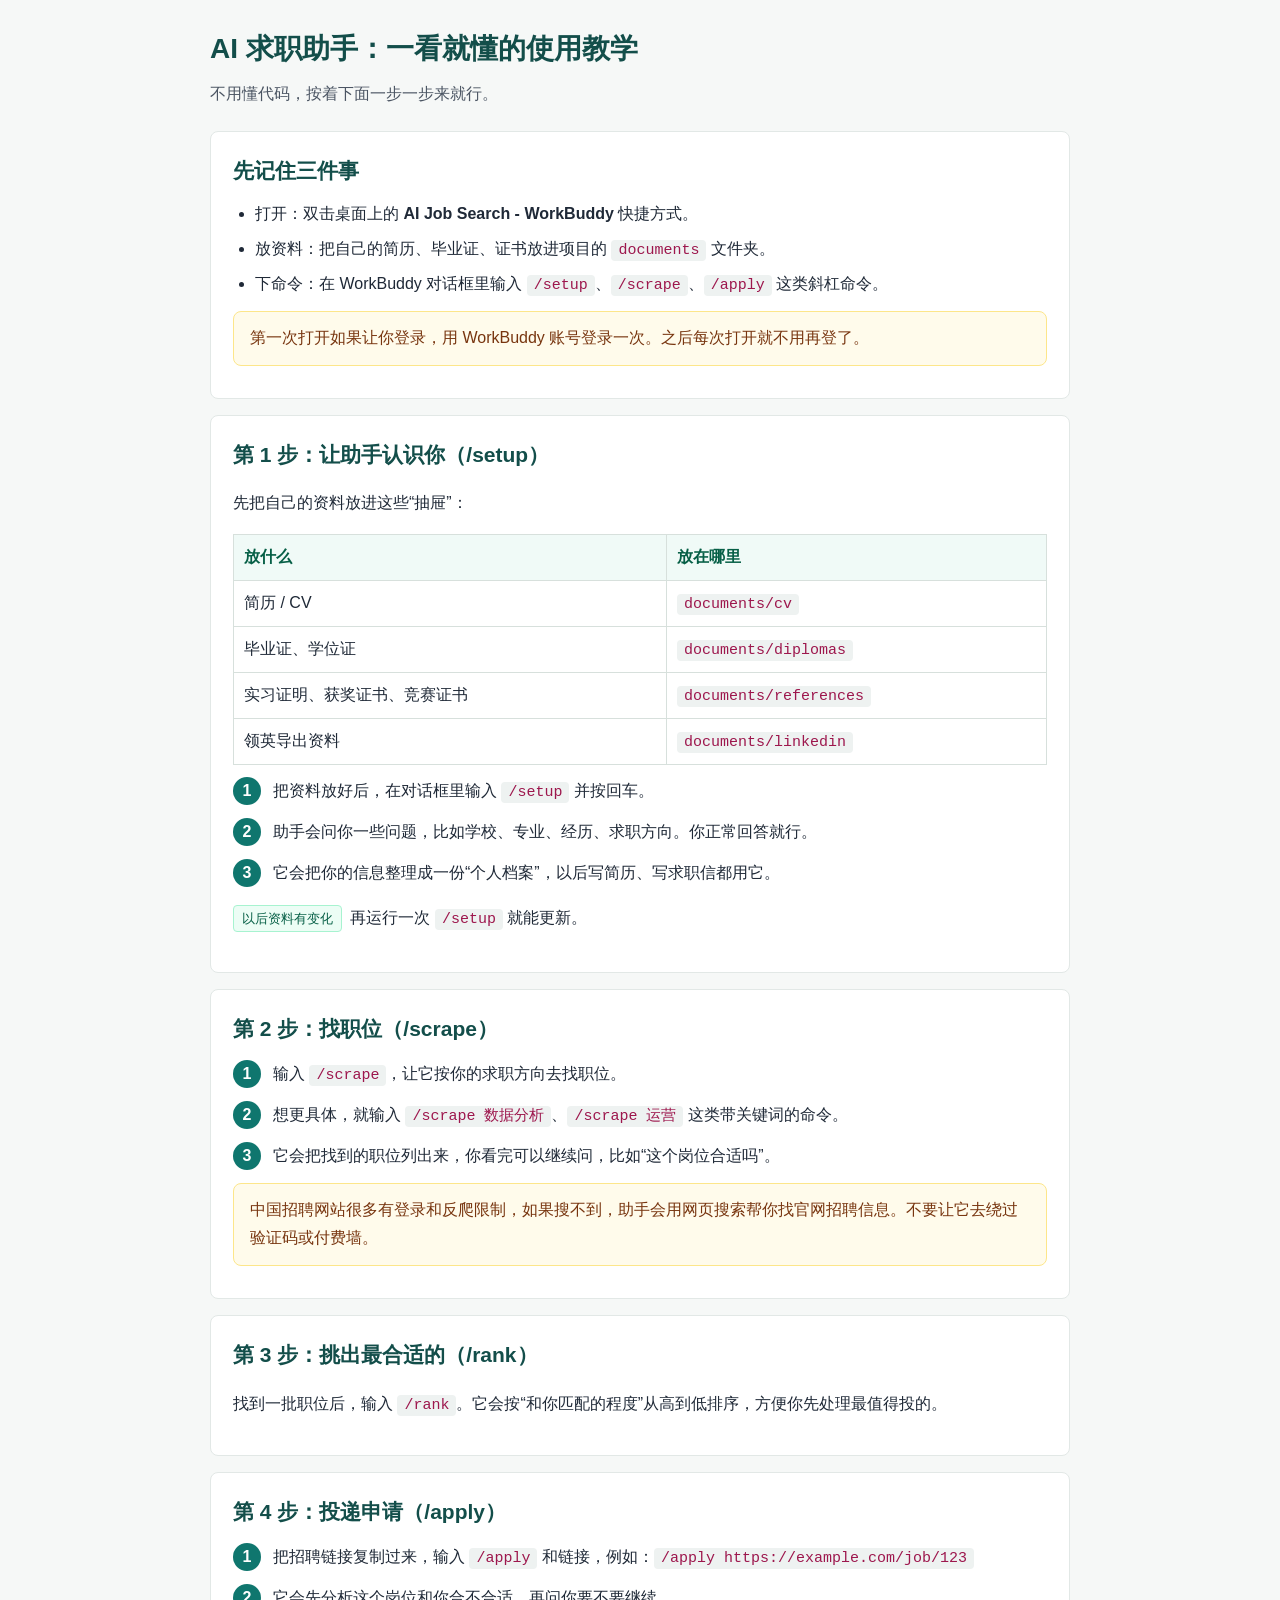
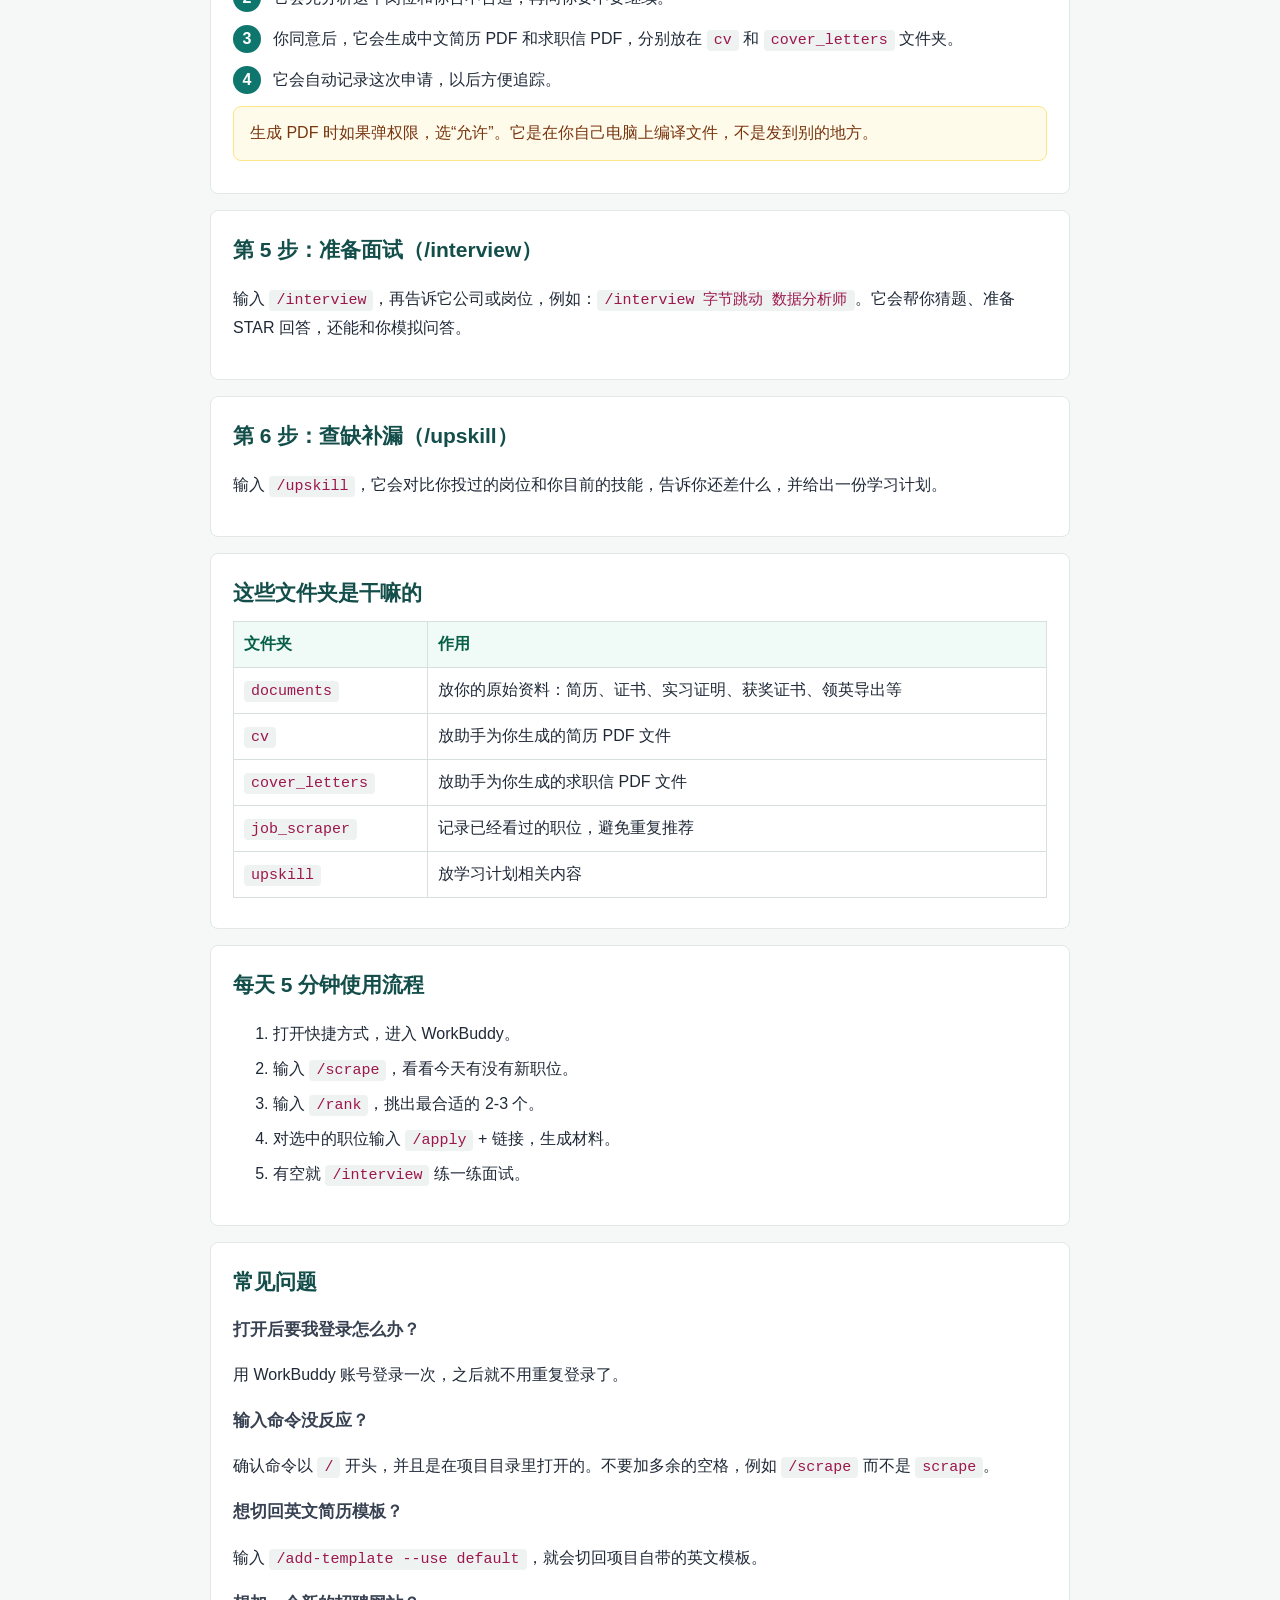
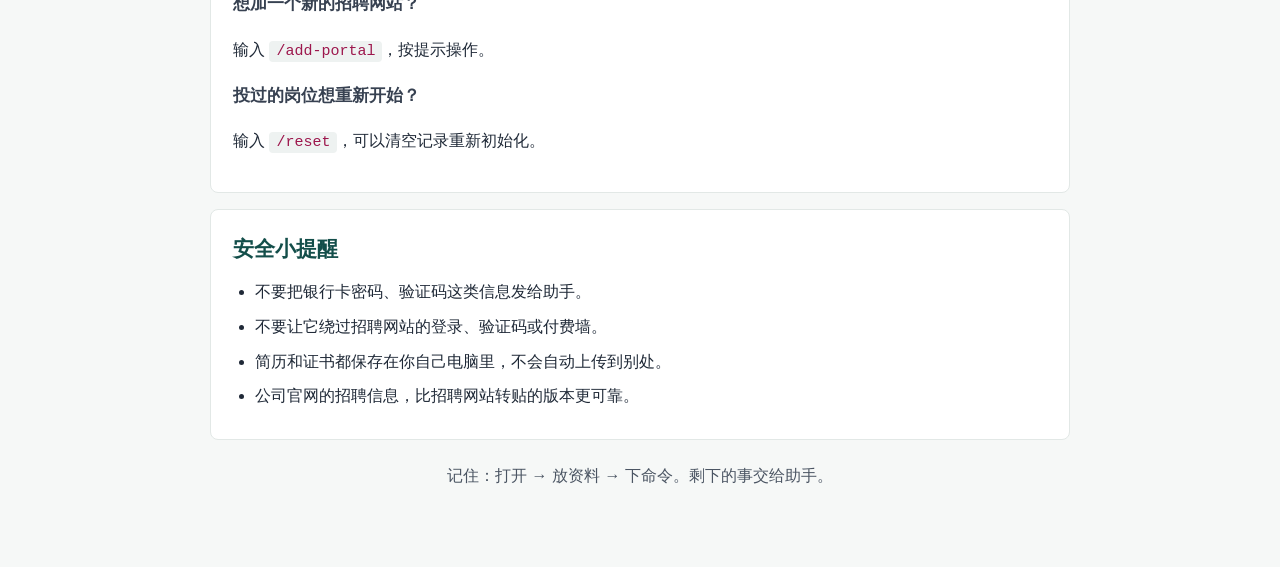
<file: AI求职助手使用教学.html>
<!doctype html>
<html lang="zh-CN">
<head>
  <meta charset="utf-8">
  <meta name="viewport" content="width=device-width, initial-scale=1">
  <title>AI 求职助手使用教学</title>
  <style>
    * { box-sizing: border-box; }
    body {
      margin: 0;
      padding: 24px 16px 60px;
      background: #f6f8f7;
      color: #1f2937;
      font-family: "Microsoft YaHei", "PingFang SC", "Noto Sans CJK SC", sans-serif;
      line-height: 1.8;
    }
    .wrap { max-width: 860px; margin: 0 auto; }
    h1 { font-size: 28px; margin: 0 0 6px; color: #134e4a; }
    .subtitle { margin: 0 0 22px; color: #4b5563; }
    h2 { font-size: 21px; margin: 0 0 10px; color: #134e4a; }
    h3 { font-size: 17px; margin: 14px 0 6px; color: #374151; }
    .panel {
      background: #ffffff;
      border: 1px solid #e2e8e6;
      border-radius: 8px;
      padding: 20px 22px;
      margin: 16px 0;
    }
    code {
      background: #eef2f1;
      color: #9d174d;
      border-radius: 4px;
      padding: 2px 7px;
      font-family: Consolas, "Courier New", monospace;
      font-size: 15px;
    }
    .step {
      display: flex;
      gap: 12px;
      align-items: flex-start;
      margin: 12px 0;
    }
    .step-num {
      flex: 0 0 28px;
      width: 28px;
      height: 28px;
      border-radius: 50%;
      background: #0f766e;
      color: #ffffff;
      text-align: center;
      line-height: 28px;
      font-weight: 700;
    }
    .step-body { min-width: 0; }
    .tag {
      display: inline-block;
      background: #ecfdf5;
      color: #065f46;
      border: 1px solid #a7f3d0;
      border-radius: 4px;
      padding: 1px 8px;
      font-size: 13px;
      margin: 0 4px 4px 0;
    }
    table { border-collapse: collapse; width: 100%; margin: 10px 0; }
    th, td {
      border: 1px solid #d7e0dc;
      padding: 8px 10px;
      text-align: left;
      vertical-align: top;
    }
    th { background: #f0faf7; color: #065f46; }
    .note {
      background: #fffbeb;
      border: 1px solid #fde68a;
      border-radius: 8px;
      padding: 12px 16px;
      margin: 12px 0;
      color: #78350f;
    }
    ul { margin: 8px 0; padding-left: 22px; }
    li { margin: 6px 0; }
    .final { text-align: center; color: #4b5563; margin-top: 22px; }
    @media (max-width: 600px) {
      h1 { font-size: 23px; }
      .panel { padding: 16px; }
      table { font-size: 14px; }
    }
  </style>
</head>
<body>
  <div class="wrap">
    <h1>AI 求职助手：一看就懂的使用教学</h1>
    <p class="subtitle">不用懂代码，按着下面一步一步来就行。</p>

    <div class="panel">
      <h2>先记住三件事</h2>
      <ul>
        <li>打开：双击桌面上的 <strong>AI Job Search - WorkBuddy</strong> 快捷方式。</li>
        <li>放资料：把自己的简历、毕业证、证书放进项目的 <code>documents</code> 文件夹。</li>
        <li>下命令：在 WorkBuddy 对话框里输入 <code>/setup</code>、<code>/scrape</code>、<code>/apply</code> 这类斜杠命令。</li>
      </ul>
      <div class="note">第一次打开如果让你登录，用 WorkBuddy 账号登录一次。之后每次打开就不用再登了。</div>
    </div>

    <div class="panel">
      <h2>第 1 步：让助手认识你（/setup）</h2>
      <p>先把自己的资料放进这些“抽屉”：</p>
      <table>
        <tr><th>放什么</th><th>放在哪里</th></tr>
        <tr><td>简历 / CV</td><td><code>documents/cv</code></td></tr>
        <tr><td>毕业证、学位证</td><td><code>documents/diplomas</code></td></tr>
        <tr><td>实习证明、获奖证书、竞赛证书</td><td><code>documents/references</code></td></tr>
        <tr><td>领英导出资料</td><td><code>documents/linkedin</code></td></tr>
      </table>
      <div class="step"><div class="step-num">1</div><div class="step-body">把资料放好后，在对话框里输入 <code>/setup</code> 并按回车。</div></div>
      <div class="step"><div class="step-num">2</div><div class="step-body">助手会问你一些问题，比如学校、专业、经历、求职方向。你正常回答就行。</div></div>
      <div class="step"><div class="step-num">3</div><div class="step-body">它会把你的信息整理成一份“个人档案”，以后写简历、写求职信都用它。</div></div>
      <p><span class="tag">以后资料有变化</span> 再运行一次 <code>/setup</code> 就能更新。</p>
    </div>

    <div class="panel">
      <h2>第 2 步：找职位（/scrape）</h2>
      <div class="step"><div class="step-num">1</div><div class="step-body">输入 <code>/scrape</code>，让它按你的求职方向去找职位。</div></div>
      <div class="step"><div class="step-num">2</div><div class="step-body">想更具体，就输入 <code>/scrape 数据分析</code>、<code>/scrape 运营</code> 这类带关键词的命令。</div></div>
      <div class="step"><div class="step-num">3</div><div class="step-body">它会把找到的职位列出来，你看完可以继续问，比如“这个岗位合适吗”。</div></div>
      <div class="note">中国招聘网站很多有登录和反爬限制，如果搜不到，助手会用网页搜索帮你找官网招聘信息。不要让它去绕过验证码或付费墙。</div>
    </div>

    <div class="panel">
      <h2>第 3 步：挑出最合适的（/rank）</h2>
      <p>找到一批职位后，输入 <code>/rank</code>。它会按“和你匹配的程度”从高到低排序，方便你先处理最值得投的。</p>
    </div>

    <div class="panel">
      <h2>第 4 步：投递申请（/apply）</h2>
      <div class="step"><div class="step-num">1</div><div class="step-body">把招聘链接复制过来，输入 <code>/apply</code> 和链接，例如：<code>/apply https://example.com/job/123</code></div></div>
      <div class="step"><div class="step-num">2</div><div class="step-body">它会先分析这个岗位和你合不合适，再问你要不要继续。</div></div>
      <div class="step"><div class="step-num">3</div><div class="step-body">你同意后，它会生成中文简历 PDF 和求职信 PDF，分别放在 <code>cv</code> 和 <code>cover_letters</code> 文件夹。</div></div>
      <div class="step"><div class="step-num">4</div><div class="step-body">它会自动记录这次申请，以后方便追踪。</div></div>
      <div class="note">生成 PDF 时如果弹权限，选“允许”。它是在你自己电脑上编译文件，不是发到别的地方。</div>
    </div>

    <div class="panel">
      <h2>第 5 步：准备面试（/interview）</h2>
      <p>输入 <code>/interview</code>，再告诉它公司或岗位，例如：<code>/interview 字节跳动 数据分析师</code>。它会帮你猜题、准备 STAR 回答，还能和你模拟问答。</p>
    </div>

    <div class="panel">
      <h2>第 6 步：查缺补漏（/upskill）</h2>
      <p>输入 <code>/upskill</code>，它会对比你投过的岗位和你目前的技能，告诉你还差什么，并给出一份学习计划。</p>
    </div>

    <div class="panel">
      <h2>这些文件夹是干嘛的</h2>
      <table>
        <tr><th>文件夹</th><th>作用</th></tr>
        <tr><td><code>documents</code></td><td>放你的原始资料：简历、证书、实习证明、获奖证书、领英导出等</td></tr>
        <tr><td><code>cv</code></td><td>放助手为你生成的简历 PDF 文件</td></tr>
        <tr><td><code>cover_letters</code></td><td>放助手为你生成的求职信 PDF 文件</td></tr>
        <tr><td><code>job_scraper</code></td><td>记录已经看过的职位，避免重复推荐</td></tr>
        <tr><td><code>upskill</code></td><td>放学习计划相关内容</td></tr>
      </table>
    </div>

    <div class="panel">
      <h2>每天 5 分钟使用流程</h2>
      <ol>
        <li>打开快捷方式，进入 WorkBuddy。</li>
        <li>输入 <code>/scrape</code>，看看今天有没有新职位。</li>
        <li>输入 <code>/rank</code>，挑出最合适的 2-3 个。</li>
        <li>对选中的职位输入 <code>/apply</code> + 链接，生成材料。</li>
        <li>有空就 <code>/interview</code> 练一练面试。</li>
      </ol>
    </div>

    <div class="panel">
      <h2>常见问题</h2>
      <h3>打开后要我登录怎么办？</h3>
      <p>用 WorkBuddy 账号登录一次，之后就不用重复登录了。</p>
      <h3>输入命令没反应？</h3>
      <p>确认命令以 <code>/</code> 开头，并且是在项目目录里打开的。不要加多余的空格，例如 <code>/scrape</code> 而不是 <code>scrape</code>。</p>
      <h3>想切回英文简历模板？</h3>
      <p>输入 <code>/add-template --use default</code>，就会切回项目自带的英文模板。</p>
      <h3>想加一个新的招聘网站？</h3>
      <p>输入 <code>/add-portal</code>，按提示操作。</p>
      <h3>投过的岗位想重新开始？</h3>
      <p>输入 <code>/reset</code>，可以清空记录重新初始化。</p>
    </div>

    <div class="panel">
      <h2>安全小提醒</h2>
      <ul>
        <li>不要把银行卡密码、验证码这类信息发给助手。</li>
        <li>不要让它绕过招聘网站的登录、验证码或付费墙。</li>
        <li>简历和证书都保存在你自己电脑里，不会自动上传到别处。</li>
        <li>公司官网的招聘信息，比招聘网站转贴的版本更可靠。</li>
      </ul>
    </div>

    <p class="final">记住：打开 → 放资料 → 下命令。剩下的事交给助手。</p>
  </div>
</body>
</html>
</file>
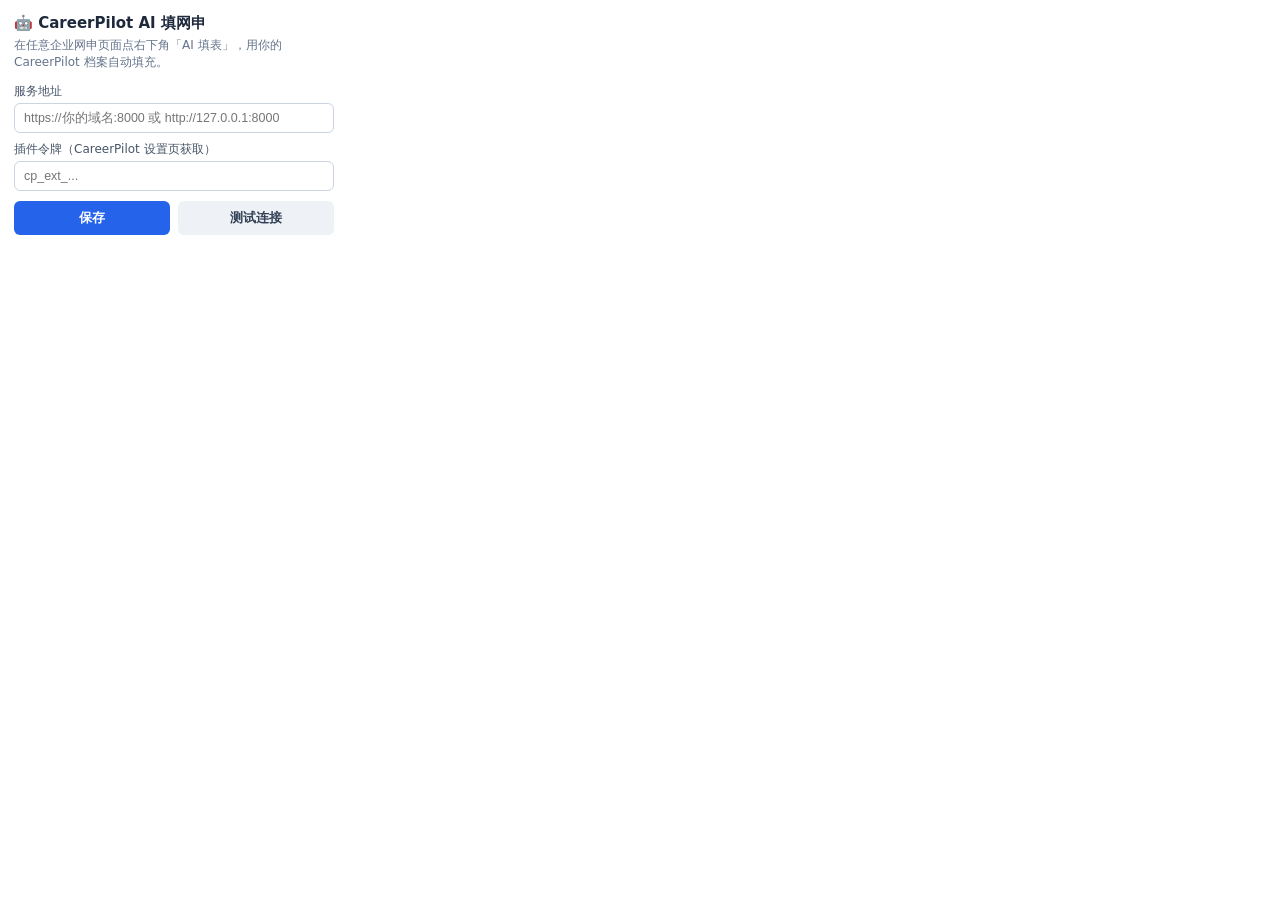
<file: tools/autofill-extension/popup.html>
<!DOCTYPE html>
<html lang="zh-CN">
<head>
<meta charset="utf-8">
<title>CareerPilot 填网申</title>
<style>
  body { width: 320px; margin: 0; padding: 14px; font-family: system-ui, -apple-system, "PingFang SC", "Microsoft YaHei", sans-serif; color: #1e293b; }
  h1 { font-size: 15px; margin: 0 0 4px; }
  p { margin: 0 0 12px; font-size: 12px; color: #64748b; }
  label { display: block; font-size: 12px; color: #475569; margin: 8px 0 3px; }
  input { width: 100%; box-sizing: border-box; padding: 7px 9px; border: 1px solid #cbd5e1; border-radius: 6px; font-size: 12.5px; }
  .row { display: flex; gap: 8px; margin-top: 10px; }
  button { flex: 1; padding: 8px 0; border: none; border-radius: 6px; font-size: 13px; font-weight: 600; cursor: pointer; }
  #saveBtn { background: #2563eb; color: #fff; }
  #testBtn { background: #eef2f7; color: #334155; }
  #status { margin-top: 10px; font-size: 12px; min-height: 16px; }
  .ok { color: #16a34a; }
  .err { color: #dc2626; }
</style>
</head>
<body>
  <h1>🤖 CareerPilot AI 填网申</h1>
  <p>在任意企业网申页面点右下角「AI 填表」，用你的 CareerPilot 档案自动填充。</p>
  <label>服务地址</label>
  <input id="cpBase" placeholder="https://你的域名:8000 或 http://127.0.0.1:8000">
  <label>插件令牌（CareerPilot 设置页获取）</label>
  <input id="cpToken" type="password" placeholder="cp_ext_...">
  <div class="row">
    <button id="saveBtn">保存</button>
    <button id="testBtn">测试连接</button>
  </div>
  <div id="status"></div>
  <script src="popup.js"></script>
</body>
</html>
</file>
